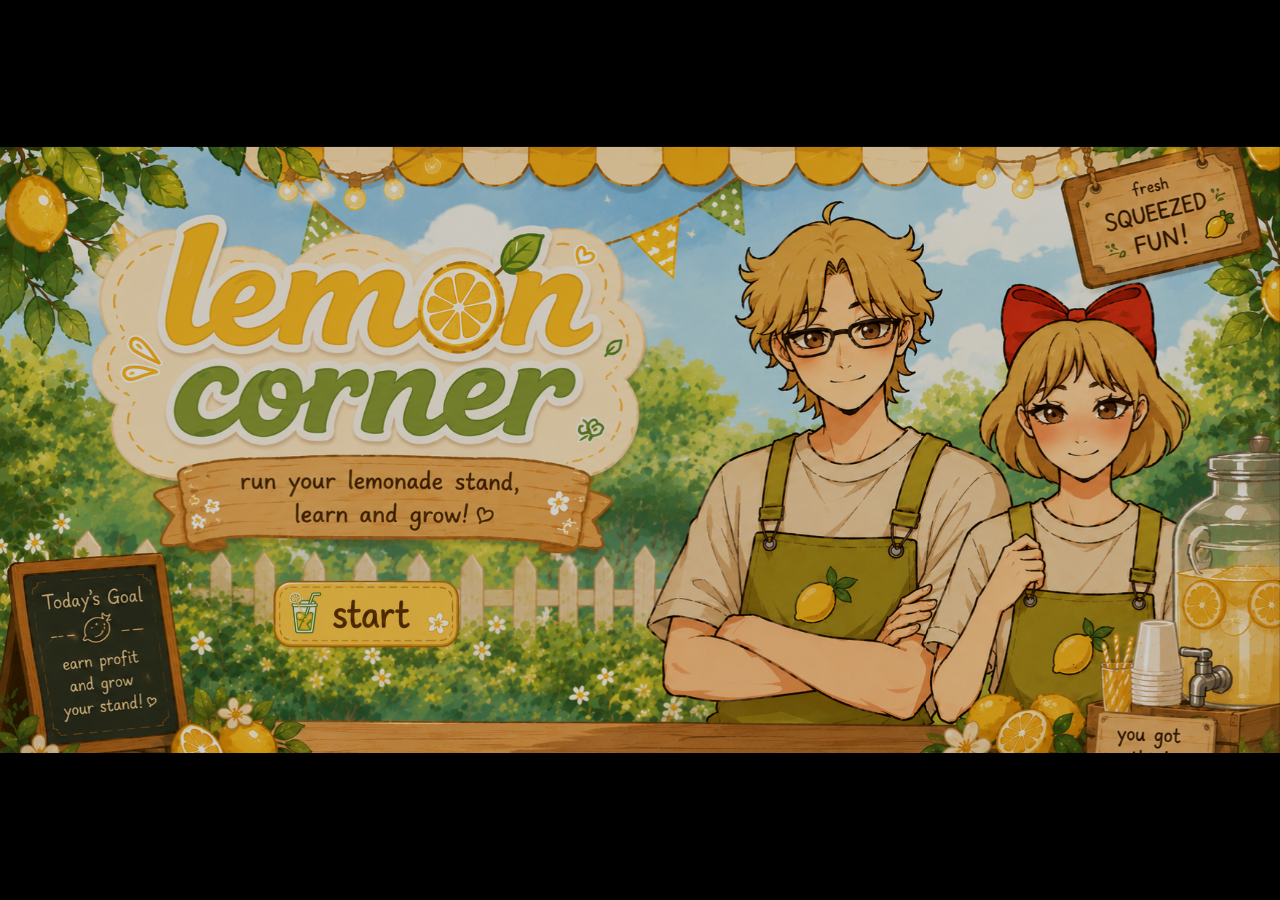
<file: index.html>
<!DOCTYPE html>
<html lang="en">
<head>
  <meta charset="UTF-8">
  <title>Lemon Corner</title>
  <meta http-equiv="refresh" content="0; url=pages/index.html">
  <link rel="icon" type="image/png" href="images/lemoncornericon.png">
</head>
<body>
  <p>Loading Lemon Corner... if nothing happens, <a href="pages/index.html">click here</a>.</p>
</body>
</html>
</file>
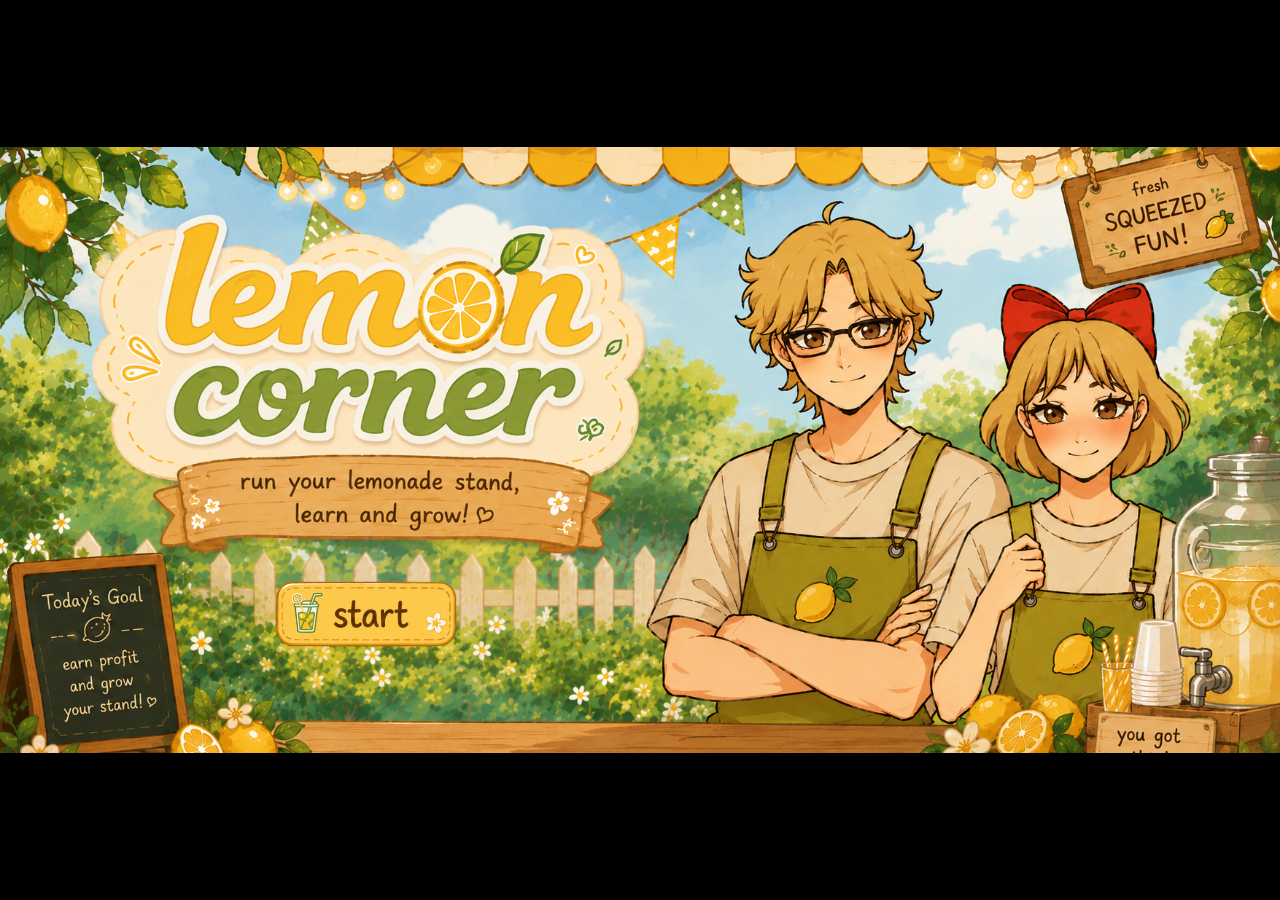
<file: pages/index.html>
<!DOCTYPE html>
<html lang="en">
<head>
  <meta charset="UTF-8">
  <title>Lemon Corner</title>
  <link rel="stylesheet" href="../css/style.css">
</head>
<body>

  <div id="game-screen" class="game-canvas">
    <div id="play-button-wrap">
      <img id="play-button" src="../images/play-button.png" alt="Play" draggable="false">
    </div>
  </div>

  <script src="../js/script.js"></script>
</body>
</html>
</file>
<file: css/style.css>
/* ================================
   GLOBAL — applies to every page
   ================================ */
* {
  margin: 0;
  padding: 0;
  box-sizing: border-box;
  font-family: "Comic Sans MS", "Comic Sans", cursive;
}

html,
body {
  width: 100%;
  height: 100%;
}

/* ================================
   PAGE TRANSITIONS — fade between screens
   ================================ */
body {
  opacity: 0;
  background-color: #000000;
  transition: opacity 0.35s ease;

  /* Also acts as the "letterbox" stage: centers the game canvas
     and fills any leftover space with black bars, so the game
     never stretches out of shape no matter the window size. */
  display: flex;
  align-items: center;
  justify-content: center;
  overflow: hidden;
}

/* Added by script.js right after the page loads, fades it in */
body.page-visible {
  opacity: 1;
}

/* Added by script.js right before navigating away, fades it out */
body.page-leaving {
  opacity: 0;
}

/* Disable dragging on every image/asset, no exceptions */
img {
  -webkit-user-drag: none;
  user-drag: none;
  -webkit-user-select: none;
  user-select: none;
}

/* ================================
   GAME CANVAS — locks every screen to the same aspect ratio
   (matches the background art: 1917 x 909)
   Applied to #game-screen, #select-screen, #game-placeholder below.
   ================================ */
.game-canvas {
  width: min(100vw, calc(100vh * 1917 / 909));
  height: min(100vh, calc(100vw * 909 / 1917));
}

/* ================================
   TITLE SCREEN (index.html)
   ================================ */
#game-screen {
  background-image: url("../images/background.png");
  background-size: cover;
  background-position: center;
  background-repeat: no-repeat;
  position: relative;
  overflow: hidden;
}

#play-button-wrap {
  position: absolute;
  left: 21%;
  top: 68%;
  width: 15%;
  animation: playPulse 1.8s ease-in-out infinite; /* gentle continuous loop */
}

@keyframes playPulse {
  0%,
  100% {
    transform: scale(1);
  }
  50% {
    transform: scale(1.06);
  }
}

#play-button {
  width: 100%;
  display: block;
  cursor: pointer;
  transition: transform 0.15s ease;
}

#play-button:hover {
  transform: scale(1.08);
}

#play-button.pressed {
  transform: scale(0.9);
}

/* Sparkle particles spawned on click (see script.js) */
.particle {
  position: fixed;
  pointer-events: none;
  width: 10px;
  height: 10px;
  background: #ffe066;
  border-radius: 50%;
  box-shadow: 0 0 6px 2px rgba(255, 224, 102, 0.8);
  animation: particleBurst 0.6s ease-out forwards;
  z-index: 999;
}

@keyframes particleBurst {
  0% {
    transform: translate(0, 0) scale(1);
    opacity: 1;
  }
  100% {
    transform: translate(var(--dx), var(--dy)) scale(0);
    opacity: 0;
  }
}

/* ================================
   CHARACTER SELECT (character-select.html)
   ================================ */
#select-screen {
  /* PLACEHOLDER: once you send a background image, save it as
     images/character-select-bg.png and it'll show automatically.
     Until then, this just falls back to the gradient below. */
  background-image:
    url("../images/character-select-bg.png"),
    linear-gradient(to bottom, #cdeafd, #fdf6e3);
  background-size: cover;
  background-position: center;
  background-repeat: no-repeat;
  display: flex;
  flex-direction: column;
  align-items: center;
  justify-content: center;
  padding: 40px 20px;
  position: relative;
  overflow: hidden;
}

#select-screen h1 {
  color: #6b5a2a;
  font-size: 2.6rem;
  margin: 30px 0 16px;
}

#player-name {
  padding: 18px 28px;
  font-size: 1.5rem;
  border: 3px solid #f4c94f;
  border-radius: 40px;
  outline: none;
  width: 380px;
  text-align: center;
  background: #fffdf5;
}

#character-options {
  display: flex;
  gap: 50px;
  margin: 40px 0;
}

.character-card {
  cursor: pointer;
  border-radius: 16px;
  transition:
    transform 0.15s ease,
    box-shadow 0.15s ease;
}

.character-card img {
  width: 240px;
  height: auto;
  display: block;
  border-radius: 16px;
}

.character-card:hover {
  transform: scale(1.05);
}

.character-card.selected {
  box-shadow: 0 0 0 5px #f4c94f;
  transform: scale(1.05);
}

#confirm-button {
  padding: 18px 50px;
  font-size: 1.5rem;
  font-weight: bold;
  color: #6b5a2a;
  background: #f4c94f;
  border: none;
  border-radius: 40px;
  cursor: pointer;
  transition:
    transform 0.15s ease,
    opacity 0.15s ease;
}

#confirm-button:disabled {
  opacity: 0.4;
  cursor: not-allowed;
}

#confirm-button:not(:disabled):hover {
  transform: scale(1.05);
}

#confirm-button.pressed {
  transform: scale(0.92);
}

#back-button {
  position: absolute;
  top: 30px;
  left: 30px;
  padding: 12px 26px;
  font-size: 1.1rem;
  font-weight: bold;
  color: #ffffff;
  background: #e8583c;
  border: none;
  border-radius: 30px;
  cursor: pointer;
  box-shadow: 0 3px 8px rgba(0, 0, 0, 0.2);
  transition:
    transform 0.15s ease,
    background 0.15s ease;
}

#back-button:hover {
  background: #d64a30;
  transform: scale(1.06);
}

/* PLACEHOLDER: hidden until images/back-button.png actually exists.
   script.js checks if the file loads, and if it does, swaps to image mode. */
#back-button img {
  display: none;
  width: 160px;
}

/* Once the image is confirmed loaded, script.js adds this class:
   the pill styling disappears and only the PNG shows */
#back-button.has-image {
  background: none;
  box-shadow: none;
  padding: 0;
  border-radius: 0;
}

#back-button.has-image #back-button-text {
  display: none;
}

#back-button.has-image img {
  display: block;
}

#back-button.pressed {
  transform: scale(0.92);
}

/* ================================
   GAME PLACEHOLDER (game.html)
   ================================ */
#game-placeholder {
  background-image: url("../images/game-background.png");
  background-size: cover;
  background-position: center;
  background-repeat: no-repeat;
  position: relative;
  overflow: hidden;
}

/* ================================
   GAME SCREEN UI — menu, trivia, lemon stock, coins, shop
   All start as simple placeholder shapes/text. The moment you drop
   the matching PNG into /images with the exact filename referenced
   in game.html, script.js auto-detects it and swaps it in — no
   code changes needed. Feel free to move/resize anything below,
   these are just starting positions. ✏️
   ================================ */

/* top-left stack */
#top-left-buttons {
  position: absolute;
  top: 20px;
  left: 40px;
  display: flex;
  flex-direction: column;
  gap: 10px;
  z-index: 10;
}

/* shared placeholder look for menu/trivia/shop buttons before their PNG exists */
.icon-button {
  width: 80px;
  height: 80px;
  border-radius: 14px;
  border: none;
  background: #fffdf5;
  box-shadow: 0 3px 8px rgba(0, 0, 0, 0.2);
  cursor: pointer;
  font-size: 1.4rem;
  font-weight: bold;
  color: #6b5a2a;
  transition: transform 0.15s ease;
  position: relative;
}

.icon-button:hover {
  transform: scale(1.07);
}

.icon-button.pressed {
  transform: scale(0.9);
}

.icon-button img {
  display: none; /* hidden until the real PNG is confirmed to exist */
  width: 100%;
  height: 100%;
  object-fit: contain;
}

/* once script.js confirms the PNG loaded, it adds this class */
.icon-button.has-image {
  background: none;
  box-shadow: none;
  border-radius: 0;
}

.icon-button.has-image .fallback-text {
  display: none;
}

.icon-button.has-image img {
  display: block;
}

/* top-right: stats row + shop button below it */
#top-right-area {
  position: absolute;
  top: 20px;
  right: 20px;
  display: flex;
  flex-direction: column;
  align-items: flex-end;
  gap: 12px;
  z-index: 10;
}

#top-right-stats {
  display: flex;
  gap: 12px;
}

/* lemon stock / coins pill: image with a number layered on top.
   Shared styling lives here — width is set separately per element below,
   so you can size each one independently. */
.stat-display {
  position: relative;
  background: #fffdf5;
  border-radius: 30px;
  box-shadow: 0 3px 8px rgba(0, 0, 0, 0.2);
  padding: 10px 0;
  display: flex;
  align-items: center;
  justify-content: center;
}

/* ↓ Adjust each one's width independently here */
#lemon-stock-display {
  width: 200px;
}

#coins-display {
  width: 220px;
}

.stat-display img {
  display: none; /* hidden until the real PNG is confirmed to exist */
  position: absolute;
  top: 0;
  left: 0;
  width: 100%;
  height: auto; /* keeps the image's real shape — no squishing, no empty space */
}

.stat-display.has-image {
  background: none;
  box-shadow: none;
  padding: 0;
}

.stat-display.has-image img {
  display: block;
  position: static; /* once it's the real image, let it set the box's size naturally */
}

/* the actual live number/text, always on top of whichever background shows */
.stat-text {
  position: absolute;
  top: 50%;
  left: 50%;
  transform: translate(-50%, -50%);
  z-index: 2;
  font-weight: bold;
  font-size: 1.1rem;
  color: #6b5a2a;
  white-space: nowrap;
  user-select: none;
  -webkit-user-select: none;
}

#game-placeholder h1 {
  font-size: 2rem;
}

#game-placeholder p {
  font-size: 1.2rem;
  margin-top: 10px;
}

/* ================================
   LEMONADE STAND ITEMS — pitcher, cups, lemon design
   Bottom-left of the screen. Each has its own position/size below,
   so you can move/resize them independently. Stack order (z-index)
   is set so pitcher sits in back, cups on top of it, lemon design
   in front of everything.
   ================================ */
.stand-item {
  position: absolute;
  user-select: none;
}

#table-decor {
  left: 0;
  right: 0;
  bottom: 0;
  width: 100%;
  height: auto;
  z-index: 2; /* furthest back — sits below the pitcher */
  pointer-events: none;
}

#pitcher-btn {
  right: 230px;
  bottom: 90px;
  width: 350px;
  z-index: 2; /* sits on top of the table */
}

#cups-btn {
  right: 200px;
  bottom: 45px;
  width: 140px;
  z-index: 2; /* sits in front of the pitcher */
}

#lemonfront-decor {
  right: 80px;
  bottom: -20px;
  width: 340px;
  z-index: 3; /* frontmost — just decoration, not clickable */
  pointer-events: none;
}

/* Cute white glow + gentle grow on hover, for anything clickable in the scene */
.clickable-item {
  cursor: pointer;
  transition:
    filter 0.2s ease,
    transform 0.15s ease;
  filter: drop-shadow(0 0 0 rgba(255, 255, 255, 0));
}

.clickable-item:hover {
  transform: scale(1.04);
  filter: drop-shadow(0 0 3px rgba(255, 255, 255, 0.9));
}

.clickable-item.pressed {
  transform: scale(0.93);
}
</file>
